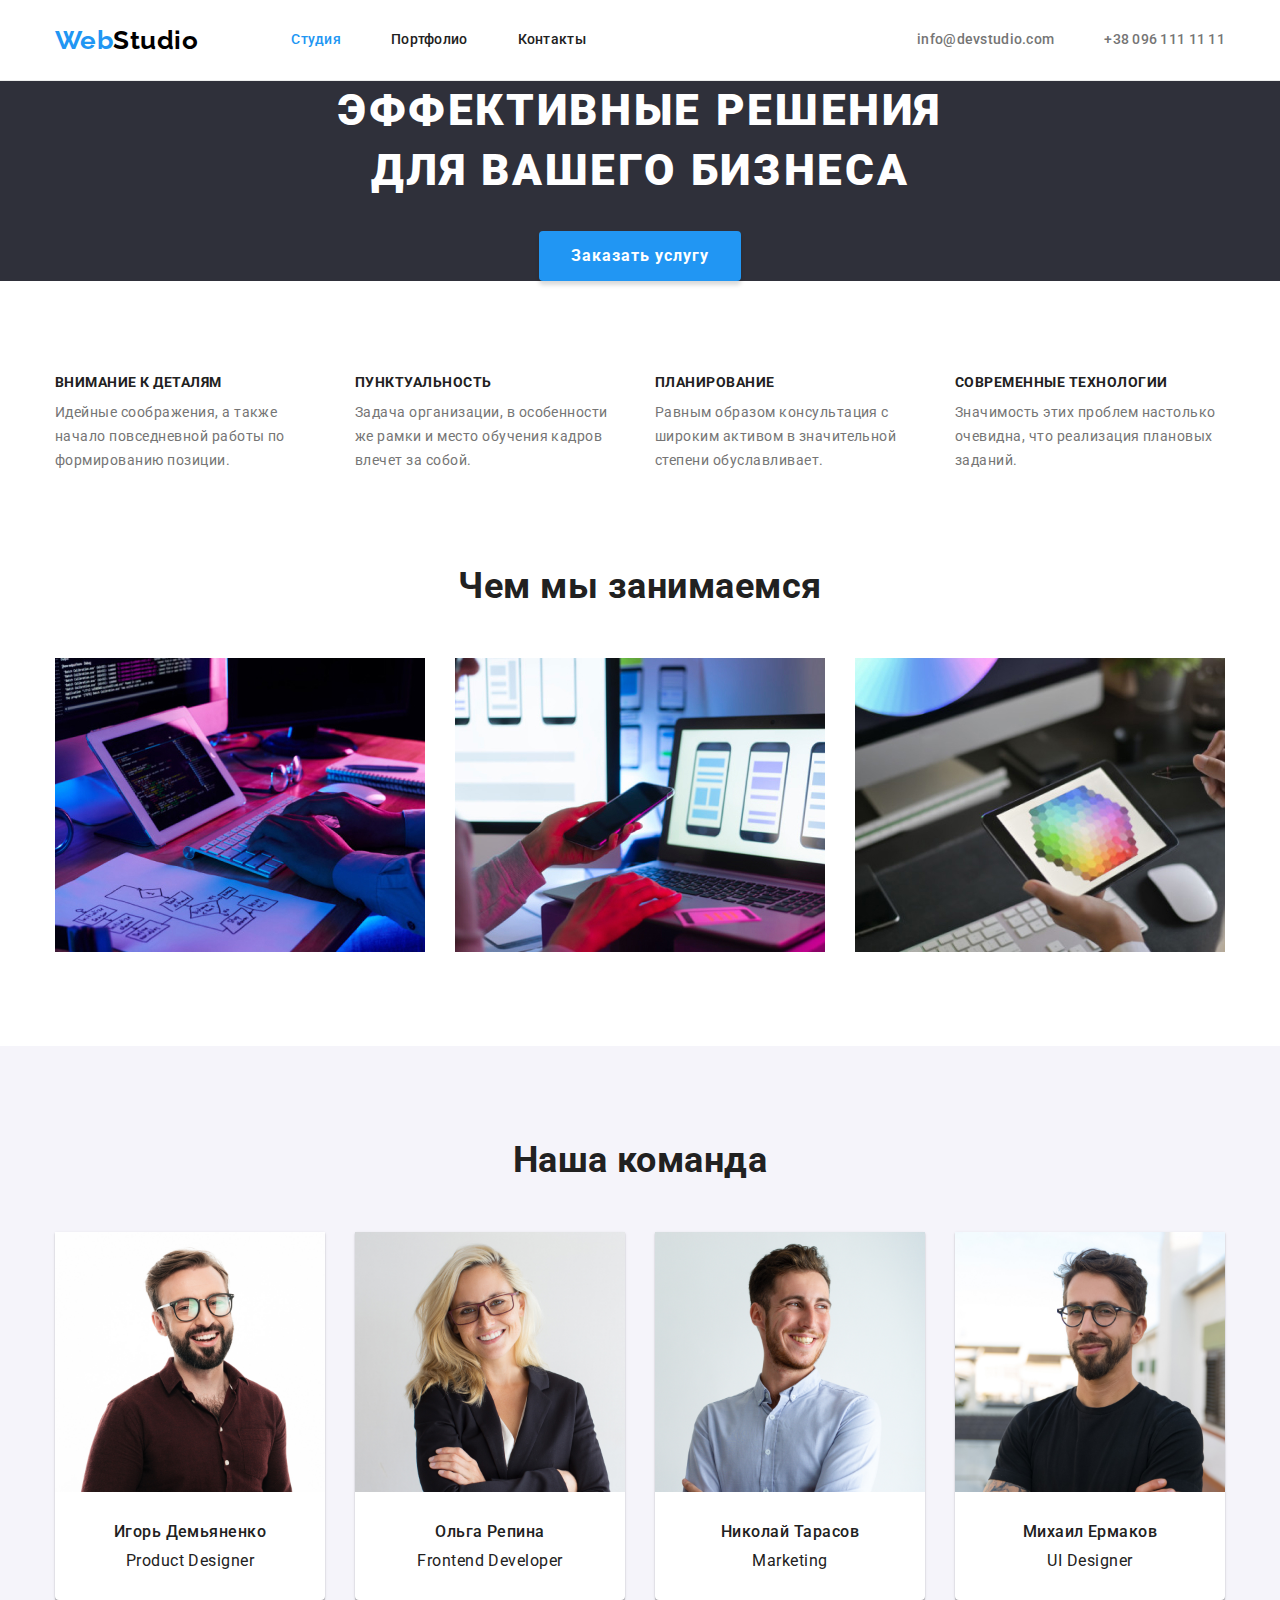
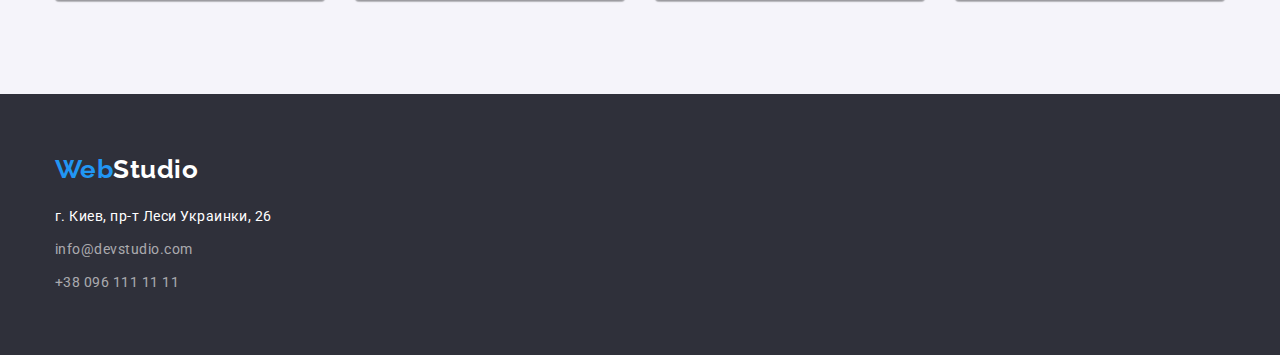
<file: index.html>
<!DOCTYPE html>
<html lang="ru">
  <head>
    <meta charset="UTF-8" />
    <meta name="viewport" content="width=device-width, initial-scale=1.0" />
    <link rel="stylesheet" href="https://cdnjs.cloudflare.com/ajax/libs/modern-normalize/1.0.0/modern-normalize.min.css">
    <link rel="preconnect" href="https://fonts.gstatic.com">
    <link href="https://fonts.googleapis.com/css2?family=Raleway:wght@700&family=Roboto:wght@400;500;700;900&display=swap" rel="stylesheet"/>
    <link rel="stylesheet" href="./css/common.css">
    <link rel="stylesheet" href="./css/main.css">
    <title>Главная</title>
  </head>
  <body>
    <!--Шапка сайта-->
      <header class="header">
        <div class="container">
          <nav class="site-nav">
          <a class="logo link" href="./index.html" lang="en" aria-label="логотип кампании">Web<span
              class="header-logo">Studio</span>
          </a>
          <ul class="site-nav list">
            <li class="site-nav-item">
              <a class="site-nav link current" href="./index.html">Студия</a>
            </li>
            <li class="site-nav-item">
              <a class="site-nav link" href="./portfolio.html">Портфолио</a>
            </li>
            <li class="site-nav-item">
              <a class="site-nav link" href="">Контакты</a>
            </li>
          </ul>
          </nav>
          <address class="header-address">
          <ul class="header-address list">
            <li class="header-address-item">
              <a class="header-address link" href="mailto:info@devstudio.com">info@devstudio.com</a>
            </li>
            <li class="header-address-item">
              <a class="header-address link" href="tel:+380961111111">+38 096 111 11 11</a>
            </li>
          </ul>
          </address>
        </div>
      </header>
      <!--Уникальный контент-->
      <main>
        <!--Герой-->
        <section class="hero">
          <h1 class="hero-title">
              Эффективные решения для вашего бизнеса
          </h1>
          <button class="hero-button" type="button">Заказать услугу</button>
        </section>
        <!--Наши особенности. Логический заголовок h2 потом убрать-->
        <section class="our-features section">
          <div class="container">
            <h2 class="visually-hidden">Наши особенности</h2>
            <ul class="our-features list">
              <li class="our-features-item">
                <h3 class="our-features-headline">
                  Внимание к деталям
                </h3>
                <p class="our-features-paragraph">
                  Идейные соображения, а также начало повседневной работы по формированию позиции.
                </p>
              </li>
              <li class="our-features-item">
                <h3 class="our-features-headline">
                  Пунктуальность
                </h3>
                <p class="our-features-paragraph">
                  Задача организации, в особенности же рамки и место обучения кадров влечет за собой.
                </p>
              </li>
              <li class="our-features-item">
                <h3 class="our-features-headline">
                  Планирование
                </h3>
                <p class="our-features-paragraph">
                  Равным образом консультация с широким активом в значительной степени обуславливает.
                </p>
              </li>
              <li class="our-features-item">
                <h3 class="our-features-headline">
                  Современные технологии
                </h3>
                <p class="our-features-paragraph">
                  Значимость этих проблем настолько очевидна, что реализация плановых заданий.
                </p>
              </li>
            </ul>
          </div>
        </section>
        <!--Чем мы занимаеся-->
        <section class="our-projects section">
          <div class="container">
            <h2 class="section-heading">
              Чем мы занимаемся
            </h2>
            <ul class="our-projects list">
              <li class="our-projects-item">
                <img class="our-projects img-responsive" src="./images/what-we-do/what-we-do-1.jpg"
                  alt="человек печатает на клавиатуре" width="370" height="294">
              </li>
              <li class="our-projects-item">
                <img class="our-projects img-responsive" src="./images/what-we-do/what-we-do-2.jpg" alt="человек держит смартфон"
                  width="370" height="294">
              </li>
              <li class="our-projects-item">
                <img class="our-projects img-responsive" src="./images/what-we-do/what-we-do-3.jpg" alt="человек держит планшет"
                  width="370" height="294">
              </li>
            </ul>
          </div>
        </section>
        <!--Наша команда-->
        <section class="our-team section">
          <div class="container">
            <h2 class="section-heading">
              Наша команда
            </h2>
            <ul class="our-team list">
              <li class="our-team-item">
                <img class="our-team img-responsive" src="./images/our-team/img.jpg" alt="Первый член команды" width="270"
                  height="260">
                <h3 class="our-team-headline">
                  Игорь Демьяненко
                </h3>
                <p class="our-team-paragraph" lang="en">
                  Product Designer
                </p>
              </li>
              <li class="our-team-item">
                <img class="our-team img-responsive" src="./images/our-team/img-1.jpg" alt="Второй член команды" width="270"
                  height="260">
                <h3 class="our-team-headline">
                  Ольга Репина
                </h3>
                <p class="our-team-paragraph" lang="en">
                  Frontend Developer
                </p>
              </li>
              <li class="our-team-item">
                <img class="our-team img-responsive" src="./images/our-team/img-2.jpg" alt="Третий член команды" width="270"
                  height="260">
                <h3 class="our-team-headline">
                  Николай Тарасов
                </h3>
                <p class="our-team-paragraph" lang="en">
                  Marketing
                </p>
              </li>
              <li class="our-team-item">
                <img class="our-team img-responsive" src="./images/our-team/img-3.jpg" alt="Четвертый член команды" width="270"
                  height="260">
                <h3 class="our-team-headline">
                  Михаил Ермаков
                </h3>
                <p class="our-team-paragraph" lang="en">
                  UI Designer
                </p>
              </li>
            </ul>
          </div>
        </section>
      </main>
      <!--Подвал сайта-->
      <footer>
        <div class="container">
          <a class="logo link" href="./" lang="en" aria-label="логотип кампании">Web<span class="footer-logo">Studio</span>
          </a>
          <address>
            <ul class="footer list">
              <li class="footer-item">
                <a class="footer-item street link" href="https://goo.gl/maps/yxL3MHrEy7Q6VwSg8" target="_blank"
                  rel="noreferrer noopener">г. Киев, пр-т Леси Украинки,
                  26</a>
              </li>
              <li class="footer-item">
                <a class="footer-item link" href="mailto:info@devstudio.com">info@devstudio.com</a>
              </li>
              <li class="footer-item">
                <a class="footer-item link" href="tel:+380961111111">+38 096 111 11 11</a>
              </li>
            </ul>
          </address>
        </div>
      </footer>
  </body>
</html>
</file>
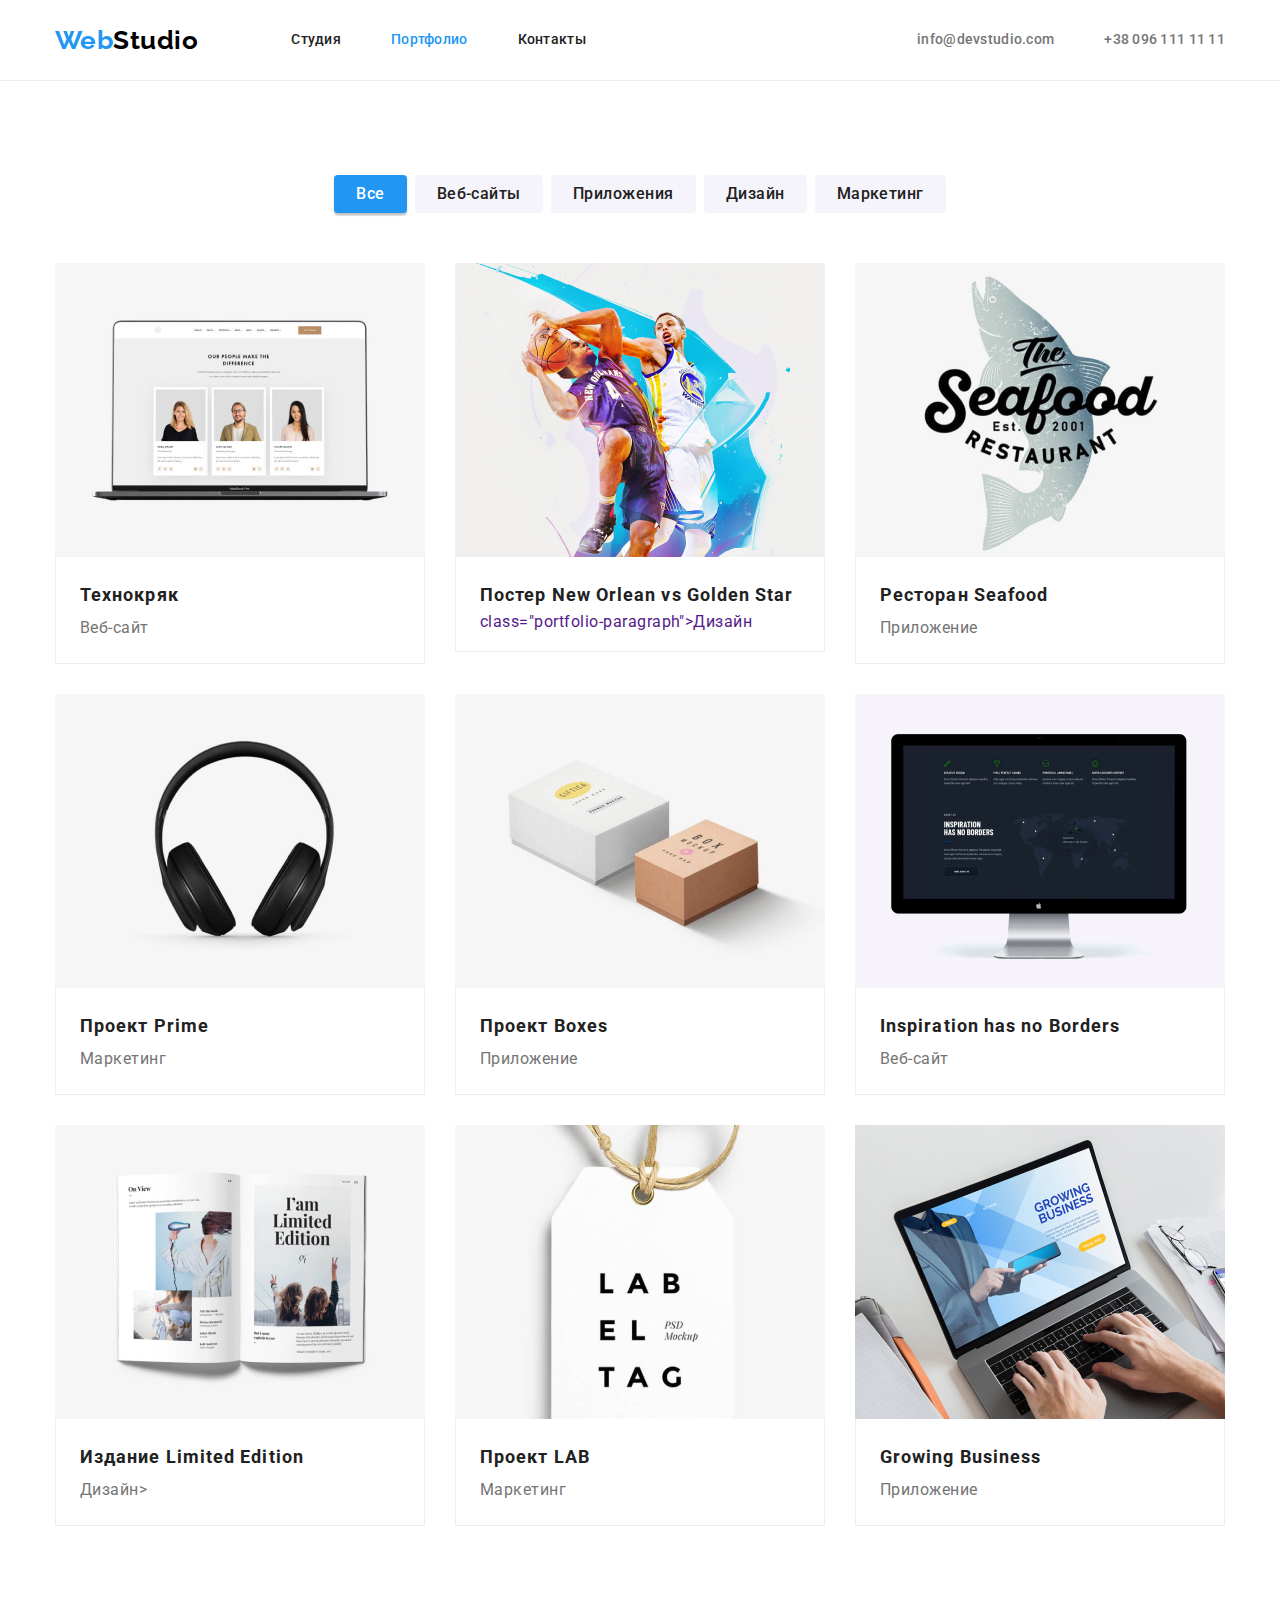
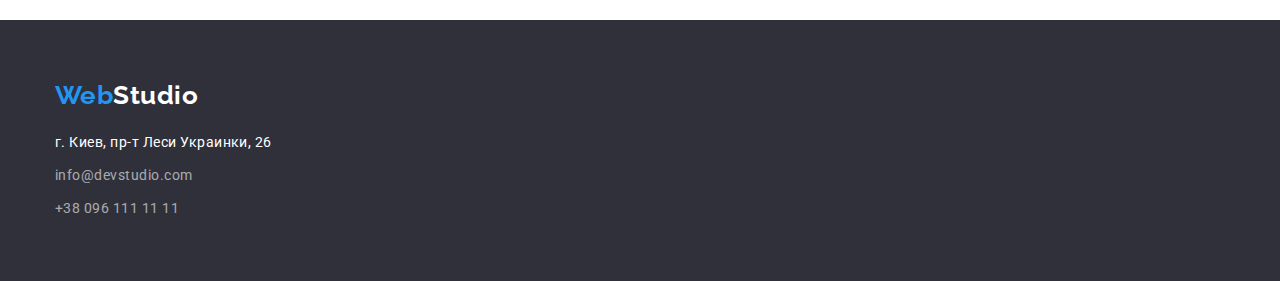
<file: portfolio.html>
<!DOCTYPE html>
<html lang="ru">
<head>
    <meta charset="UTF-8">
    <meta name="viewport" content="width=device-width, initial-scale=1.0">
    <link rel="stylesheet" href="https://cdnjs.cloudflare.com/ajax/libs/modern-normalize/1.0.0/modern-normalize.min.css">
    <link rel="preconnect" href="https://fonts.gstatic.com">
    <link href="https://fonts.googleapis.com/css2?family=Raleway:wght@700&family=Roboto:wght@400;500;700;900&display=swap" rel="stylesheet"/>
    <link rel="stylesheet" href="./css/common.css">
    <link rel="stylesheet" href="./css/portfolio.css">
    <title>Портфолио</title>
</head>
<body>
    <!--Шапка сайта-->
    <header class="header">
        <div class="container">
                <nav class="site-nav">
                    <a class="logo link" href="./index.html" lang="en" aria-label="логотип кампании">Web<span
                            class="header-logo">Studio</span>
                    </a>
                    <ul class="site-nav list">
                        <li class="site-nav-item">
                            <a class="site-nav link" href="./index.html">Студия</a>
                        </li>
                        <li class="site-nav-item">
                            <a class="site-nav link current" href="./portfolio.html">Портфолио</a>
                        </li>
                        <li class="site-nav-item">
                            <a class="site-nav link" href="">Контакты</a>
                        </li>
                    </ul>
                </nav>
                <address class="header-address">
                    <ul class="header-address list">
                        <li class="header-address-item">
                            <a class="header-address link" href="mailto:info@devstudio.com">info@devstudio.com</a>
                        </li>
                        <li class="header-address-item">
                            <a class="header-address link" href="tel:+380961111111">+38 096 111 11 11</a>
                        </li>
                    </ul>
                </address>
        </div>
    </header>
    <!--Уникальный контент-->
    <main>
            <!--Портфолио. Логический заголовок h1 потом скрыть-->
            <section class="portfolio section">
                <div class="container">
                    <h1 class="visually-hidden">Портфолио</h1>
                    <ul class="portfolio-nav list">
                        <li class="portfolio-nav item">
                            <button class="portfolio-nav-button current" type="button">Все</button></li>
                        <li class="portfolio-nav item">
                            <button class="portfolio-nav-button" type="button">Веб-сайты</button></li>
                        <li class="portfolio-nav item">
                            <button class="portfolio-nav-button" type="button">Приложения</button></li>
                        <li class="portfolio-nav item">
                            <button class="portfolio-nav-button" type="button">Дизайн</button></li>
                        <li class="portfolio-nav item">
                            <button class="portfolio-nav-button" type="button">Маркетинг</button></li>
                    </ul>
                    <ul class="portfolio list">
                        <li class="portfolio-item">
                            <a class="portfolio-item link" href="">
                                <img class="portfolio img-responsive" src="./images/portfolio/img.jpg"
                                    alt="ноутбук, на котором открыта страничка сайта" width="370" height="294">
                                    <div class="portfolio-item-title">
                                    <h2 class="portfolio-heading">Технокряк</h2>
                                    <p class="portfolio-paragraph">Веб-сайт</p>
                                    </div>
                            </a>
                        </li>
                        <li class="portfolio-item">
                            <a class="portfolio-item link" href="">
                                <img class="portfolio img-responsive" src="./images/portfolio/img-1.jpg"
                                    alt="два баскетболиста борятся за мяч" width="370" height="294">
                                    <div class="portfolio-item-title">
                                        <h2 class="portfolio-heading">Постер <span lang="en">New Orlean vs Golden Star</span></h2>
                                        <p> class="portfolio-paragraph">Дизайн</p>
                                    </div>
                            </a>
                        </li>
                        <li class="portfolio-item">
                            <a class="portfolio-item link" href="">
                                <img class="portfolio img-responsive" src="./images/portfolio/img-2.jpg"
                                    alt="Изображение рыбы и название ресторана" width="370" height="294">
                                    <div class="portfolio-item-title">
                                        <h2 class="portfolio-heading">Ресторан <span lang="en">Seafood</span></h2>
                                        <p class="portfolio-paragraph">Приложение</p>
                                    </div>
                            </a>
                        </li>
                        <li class="portfolio-item">
                            <a class="portfolio-item link" href="">
                                <img class="portfolio img-responsive" src="./images/portfolio/img-3.jpg" alt="наушники" width="370"
                                    height="294">
                                    <div class="portfolio-item-title">
                                        <h2 class="portfolio-heading" lang="en">Проект Prime</h2>
                                        <p class="portfolio-paragraph">Маркетинг</p>
                                    </div>
                            </a>
                        </li>
                        <li class="portfolio-item">
                            <a class="portfolio-item link" href="">
                                <img class="portfolio img-responsive" src="./images/portfolio/img-4.jpg" alt="две маленькие коробочки"
                                    width="370" height="294">
                                    <div class="portfolio-item-title">
                                        <h2 class="portfolio-heading">Проект <span lang="en">Boxes</span></h2>
                                        <p class="portfolio-paragraph">Приложение</p>
                                    </div>
                            </a>
                        </li>
                        <li class="portfolio-item">
                            <a class="portfolio-item link" href="">
                                <img class="portfolio img-responsive" src="./images/portfolio/img-5.jpg" alt="монитор imac" width="370"
                                    height="294">
                                    <div class="portfolio-item-title">
                                        <h2 class="portfolio-heading" lang="en">Inspiration has no Borders</h2>
                                        <p class="portfolio-paragraph">Веб-сайт</p>
                                    </div>
                            </a>
                        </li>
                        <li class="portfolio-item">
                            <a class="portfolio-item link" href="">
                                <img class="portfolio img-responsive" src="./images/portfolio/img-6.jpg" alt="разворот книги на английском"
                                    width="370" height="294">
                                    <div class="portfolio-item-title">
                                        <h2 class="portfolio-heading">Издание <span lang="en">Limited Edition</span></h2>
                                        <p class="portfolio-paragraph">Дизайн> </p>
                                    </div>
                            </a>
                        </li>
                        <li class="portfolio-item">
                            <a class="portfolio-item link" href="">
                                <img class="portfolio img-responsive" src="./images/portfolio/img-7.jpg"
                                    alt="бирка с латинскими буквами и веревочкой" width="370" height="294">
                                    <div class="portfolio-item-title">
                                        <h2 class="portfolio-heading">Проект <span lang="en">LAB</span></h2>
                                        <p class="portfolio-paragraph">Маркетинг</p>
                                    </div>
                            </a>
                        </li>
                        <li class="portfolio-item">
                            <a class="portfolio-item link" href="">
                                <img class="portfolio img-responsive" src="./images/portfolio/img-8.jpg" alt="человек печатает на ноутбуке"
                                    width="370" height="294">
                                    <div class="portfolio-item-title">
                                        <h2 class="portfolio-heading" lang="en">Growing Business</h2>
                                        <p class="portfolio-paragraph">Приложение</p>
                                    </div>
                            </a>
                        </li>
                    </ul>
                </div>
            </section>
    </main>
    <!--Подвал сайта-->
    <footer>
        <div class="container">
            <a class="logo link" href="./" lang="en" aria-label="логотип кампании">Web<span
                    class="footer-logo">Studio</span>
            </a>
            <address>
                <ul class="footer list">
                    <li class="footer-item">
                        <a class="footer-item street link" href="https://goo.gl/maps/yxL3MHrEy7Q6VwSg8" target="_blank"
                            rel="noreferrer noopener">г. Киев, пр-т Леси Украинки,
                            26</a>
                    </li>
                    <li class="footer-item">
                        <a class="footer-item link" href="mailto:info@devstudio.com">info@devstudio.com</a>
                    </li>
                    <li class="footer-item">
                        <a class="footer-item link" href="tel:+380961111111">+38 096 111 11 11</a>
                    </li>
                </ul>
            </address>
        </div>
    </footer>
</body>
</html>
</file>
<file: css/common.css>
/* primary background colour #FFFFFF
secondary background colour (our team section) #F5F4FA
hero and footer background colour #2F303A
accent #2196F3
logo black colour #000000
primary black colour #212121
secondary black colour (grey header and paragraphs) #757575
primary white colour #FFFFFF
footer white colour rgba(255, 255, 255, 0.6) 
header border color #ECECEC
portfolio border color #EEEEEE*/

:root {
  --primary-black-color: #212121;
  --secondary-black-color: #757575;
  --primary-white-color: #ffffff;
  --secondary-background-color: #f5f4fa;
  --hero-and-footer-background-color: #2f303a;
  --accent-color: #2196f3;
  --header-border-color: #ececec;
  --footer-white-color: rgba(255, 255, 255, 0.6);
  --portfolio-border-color: #eeeeee;
  --item-list-gap: 30px;
}

/* body */
body {
  background-color: var(--primary-white-color);
  color: var(--primary-black-color);
  font-family: Roboto, sans-serif;
  letter-spacing: 0.03em;
}
/* h */
h1,
h2,
h3,
h4,
h5,
h6 {
  margin: 0;
}
/* p */
p {
  margin: 0;
}
/* ul */
.list {
  list-style: none;
  margin: 0;
  padding: 0;
}
/* a */
.link {
  display: block;
  text-decoration: none;
  font-style: normal;
}
/* img */
.img-responsive {
  display: block;
}
/* visually hidden */
.visually-hidden {
  position: absolute;
  width: 1px;
  height: 1px;
  margin: -1px;
  border: 0;
  padding: 0;
  white-space: nowrap;
  clip-path: inset(100%);
  clip: rect(0 0 0 0);
  overflow: hidden;
}

/* header 
border bottom is temporarily set*/
.header {
  border-bottom: var(--header-border-color) 1px solid;
}
/* site-nav */
.site-nav.list .link {
  color: var(--primary-black-color);
  font-weight: 500;
  font-size: 14px;
  line-height: 1.14;
  letter-spacing: 0.02em;
}
.site-nav.list .link:hover,
.site-nav.list .link:focus {
  color: var(--accent-color);
}
.site-nav.list .link.current {
  color: var(--accent-color);
}
/* flex header */
.container {
  width: 1200px;
  padding: 0px 15px;
  margin: 0 auto;
}
.header .container,
.site-nav,
.header-address {
  display: flex;
  align-items: center;
}
.site-nav .logo {
  margin-right: 93px;
}

.site-nav-item:not(:last-child) {
  margin-right: 50px;
}
.header-address-item:not(:last-child) {
  margin-right: 50px;
}

.site-nav.link,
.header-address.link {
  padding-top: 32px;
  padding-bottom: 32px;
}
.header-address {
  margin-left: auto;
}

/* logo */
.logo {
  font-family: Raleway, sans-serif;
  font-weight: 700;
  font-size: 26px;
  line-height: 1.19;
}
.site-nav > .link {
  color: var(--accent-color);
}
.header-logo {
  color: #000000;
}
/* footer logo */
.footer-logo {
  color: var(--primary-white-color);
}
/* header-address list */
.header-address .link {
  color: var(--secondary-black-color);
  font-weight: 500;
  font-size: 14px;
  line-height: 1.14;
  letter-spacing: 0.02em;
}
.header-address .link:hover,
.header-address .link:focus {
  color: var(--accent-color);
}

/* footer. footer background is temporarily set */
footer {
  background-color: var(--hero-and-footer-background-color);
  padding: 60px 0px;
}
footer .logo.link {
  color: var(--accent-color);
  display: block;
  margin-bottom: 20px;
}
.footer-item {
  color: var(--footer-white-color);
}
.footer-item:not(:last-child) {
  margin-bottom: 9px;
}
.footer-item.street.link {
  color: var(--primary-white-color);
}
.footer-item.link:hover {
  color: var(--accent-color);
}
.footer-item.link {
  font-size: 14px;
  line-height: 1.71;
}
/* button */
button {
  letter-spacing: 0.03em;
}
.section {
  padding-top: 94px;
}
.section-heading {
  margin-bottom: 50px;
}
</file>
<file: css/main.css>
/* hero. background is temporarily set */
.hero {
  background-color: var(--hero-and-footer-background-color);
  text-align: center;
}
.our-team.section {
  background-color: var(--secondary-background-color);
}
/* width and margin are temporarily set */
.hero-title {
  width: 696px;
  margin: auto;
  margin-bottom: var(--item-list-gap);
  color: var(--primary-white-color);
  font-weight: 900;
  font-size: 44px;
  line-height: 1.36;
  letter-spacing: 0.06em;
  text-transform: uppercase;
}
/* hero-button */
.hero-button {
  border: transparent;
  border-radius: 4px;
  padding: 10px 32px;
  min-width: 200px;
  box-shadow: 0px 4px 4px rgba(0, 0, 0, 0.15);

  background-color: var(--accent-color);
  color: var(--primary-white-color);
  font-family: Roboto, sans-serif;
  font-style: normal;
  font-weight: 700;
  font-size: 16px;
  line-height: 1.88;
  letter-spacing: 0.06em;
}
/* our-features section headline */
.our-features-headline {
  font-weight: 700;
  font-size: 14px;
  line-height: 1.14;
  text-transform: uppercase;
  margin-bottom: 10px;
}

/* our-features section paragraph */
.our-features-paragraph {
  color: var(--secondary-black-color);
  font-size: 14px;
  line-height: 1.71;
}
/* our-features container */
.our-features {
  display: flex;
}
.our-features-item {
  /*   width: calc((100%-90px) / 4); */
  /*   width: 270px; */
  flex-basis: calc(100% / 3);
}
.our-features-item:not(:last-child) {
  margin-right: var(--item-list-gap);
}
/* our-team section paragraph */
.our-team-paragraph {
  text-align: center;
  margin-bottom: var(--item-list-gap);

  font-size: 16px;
  line-height: 1.19;
}
/* our-projects and our-team section heading */
.section-heading {
  text-align: center;
  font-weight: 700;
  font-size: 36px;
  line-height: 1.16;
}
.our-projects {
  display: flex;
}
.our-projects.img-responsive {
  /*   width: 370px; */
  flex-basis: calc(100% / 3);
}
.our-projects-item:not(:nth-child(3n)) {
  margin-right: var(--item-list-gap);
}
/* our-team-headline */
.our-team-headline {
  text-align: center;
  margin-bottom: 10px;

  font-weight: 500;
  font-size: 16px;
  line-height: 1.19;
}
.our-team {
  display: flex;
}
.our-team-item:not(:nth-child(4n)) {
  margin-right: var(--item-list-gap);
  /*   width: 270px; */
  flex-basis: calc(100% / 4);
}
.our-team-item {
  box-shadow: 0px 1px 3px rgba(0, 0, 0, 0.12), 0px 1px 1px rgba(0, 0, 0, 0.14),
    0px 2px 1px rgba(0, 0, 0, 0.2);
  border-radius: 0px 0px 4px 4px;
  background-color: var(--primary-white-color);
}
.our-team.img-responsive {
  width: 270px;
  margin-bottom: var(--item-list-gap);
}
.our-team.section,
.our-projects.section {
  padding-bottom: 94px;
}
</file>
<file: css/portfolio.css>
/* portfolio-nav button */
.portfolio-nav-button {
  display: inline-block;
  border: transparent;
  border-radius: 4px;
  padding: 6px 22px;

  background-color: var(--secondary-background-color);
  color: color: var(--primary-black-color);
  font-family: Roboto,sans-serif;
  font-weight: 500;
  font-size: 16px;
  line-height: 1.63;
}
.portfolio-nav-button:hover,
.portfolio-nav-button:focus {
  color: var(--primary-white-color);
  background-color: var(--accent-color);
  box-shadow: 0px 3px 1px rgba(0, 0, 0, 0.1), 0px 1px 2px rgba(0, 0, 0, 0.08), 0px 2px 2px rgba(0, 0, 0, 0.12);
}
.portfolio-nav-button.current {
  background-color: var(--accent-color);
  color: var(--primary-white-color);
  box-shadow: 0px 3px 1px rgba(0, 0, 0, 0.1), 0px 1px 2px rgba(0, 0, 0, 0.08), 0px 2px 2px rgba(0, 0, 0, 0.12);
}

/* portfolio-heading  */
.portfolio-heading {
  color: var(--primary-black-color);
  font-size: 18px;
  line-height: 2;
  letter-spacing: 0.06em;
  font-weight: 700;
}
/* portfolio-paragraph */
.portfolio-paragraph {
  color: var(--secondary-black-color);
  font-size: 16px;
  line-height: 1.88;
}
.portfolio-nav {
  display: flex;
  justify-content: center;
}
.portfolio-nav.item:not(:last-child) {
  margin-right: 8px;
}
.portfolio-nav.list {
  margin-bottom: 50px;
}
.portfolio.list {
  display: flex;
  flex-wrap: wrap;
  margin-left: calc(-1*var(--item-list-gap));
  margin-top: calc(-1*var(--item-list-gap));
}
.portfolio > .portfolio-item {
/*   width:370px; */
  flex-basis: calc(100%/3 - var(--item-list-gap));
  margin-left: var(--item-list-gap);
  margin-top: var(--item-list-gap);
}
/* .portfolio-item:not(:nth-child(3n)) {
  margin-right: 30px;
}
.portfolio-item:not(:nth-last-child(-n+3)) {
  margin-bottom: 30px;
} */
.portfolio-item-title{
  border-left: 1px solid var(--portfolio-border-color);
  border-right: 1px solid var(--portfolio-border-color);
  border-bottom: 1px solid var(--portfolio-border-color);
  padding: 20px 24px;
}
/* .portfolio.img-responsive {
  width: 370px;
} */
.portfolio.section {
  padding-bottom: 94px;
}
</file>
